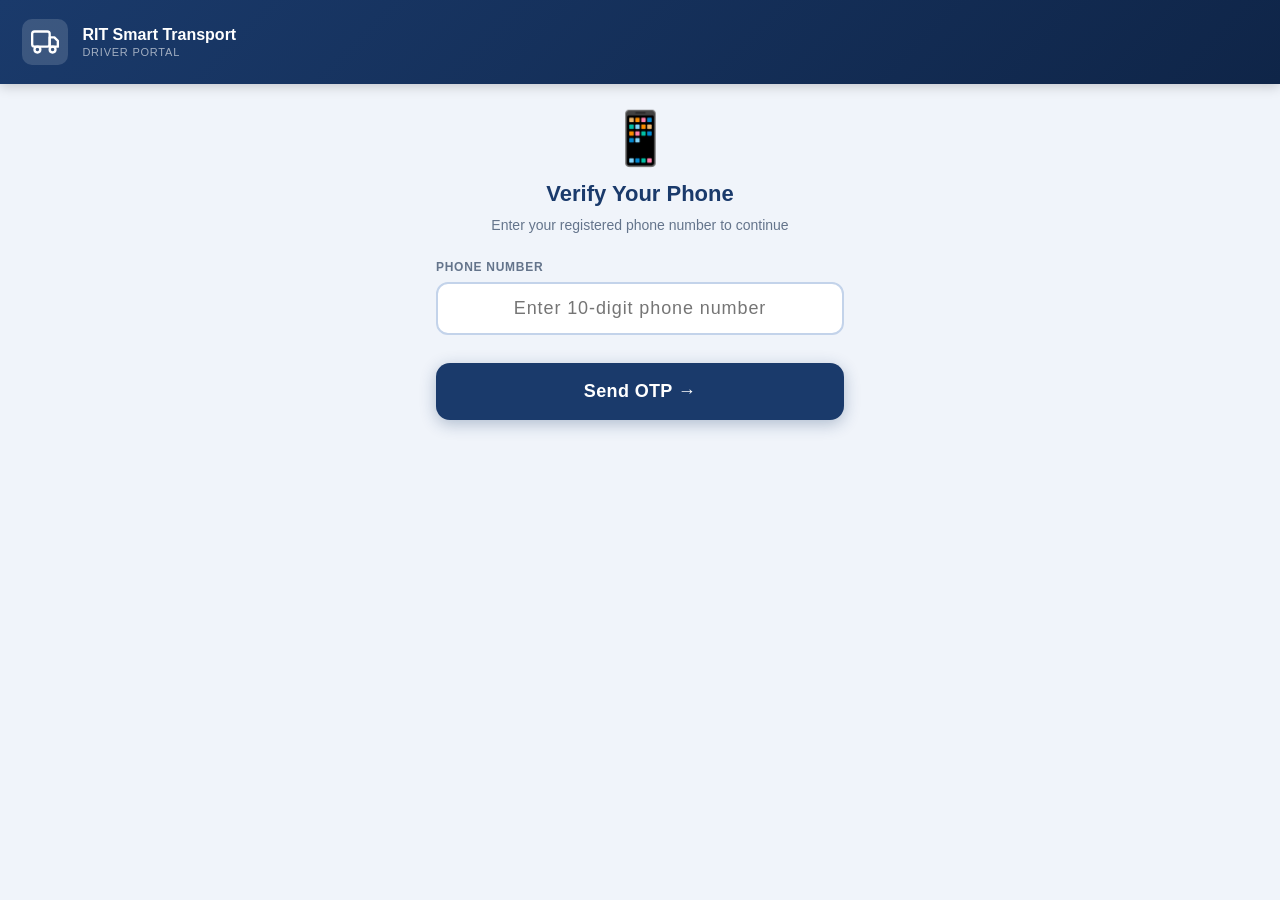
<file: driver.html>
<!DOCTYPE html>
<html lang="en">
<head>
  <meta charset="UTF-8" />
  <meta name="viewport" content="width=device-width, initial-scale=1.0"/>
  <title>RIT Transport — Driver Portal</title>
  <link rel="stylesheet" href="driver.css" />
</head>
<body>

<div class="drv-bg">

  <!-- Header -->
  <div class="drv-header">
    <div class="drv-logo">
      <svg viewBox="0 0 24 24" fill="none" stroke="#fff" stroke-width="2" stroke-linecap="round" stroke-linejoin="round" width="28" height="28">
        <rect x="1" y="3" width="15" height="13" rx="2"/>
        <path d="M16 8h4l3 3v5h-7V8z"/>
        <circle cx="5.5" cy="18.5" r="2.5"/>
        <circle cx="18.5" cy="18.5" r="2.5"/>
      </svg>
    </div>
    <div>
      <div class="drv-header-title">RIT Smart Transport</div>
      <div class="drv-header-sub">Driver Portal</div>
    </div>
  </div>

  <div class="drv-content">

    <!-- SCREEN 1: Phone Verification -->
    <div class="drv-screen" id="screenVerify">
      <div class="drv-screen-icon">📱</div>
      <h2 class="drv-screen-title">Verify Your Phone</h2>
      <p class="drv-screen-desc">Enter your registered phone number to continue</p>

      <div class="drv-form-group">
        <label>Phone Number</label>
        <input type="tel" id="driverPhone" placeholder="Enter 10-digit phone number" maxlength="10" />
      </div>
      <button class="drv-btn drv-btn-primary" onclick="sendOTP()">Send OTP →</button>

      <div id="otpSection" style="display:none">
        <div class="drv-otp-sent" id="otpSentMsg"></div>
        <div class="drv-form-group" style="margin-top:16px">
          <label>Enter OTP</label>
          <input type="text" id="otpInput" placeholder="4-digit OTP" maxlength="4" />
        </div>
        <button class="drv-btn drv-btn-primary" onclick="verifyOTP()">Verify OTP ✓</button>
      </div>

      <div class="drv-error hidden" id="verifyError"></div>
    </div>

    <!-- SCREEN 2: Trip Control -->
    <div class="drv-screen hidden" id="screenTrip">
      <div class="drv-driver-info" id="driverInfoCard"></div>

      <div class="drv-route-card" id="driverRouteCard">
        <div class="drv-route-label">Assigned Route</div>
        <div class="drv-route-no" id="driverRouteNo">—</div>
        <div class="drv-route-name" id="driverRouteName">—</div>
        <div class="drv-route-depart" id="driverRouteDepart">—</div>
      </div>

      <div class="drv-seats-info" id="driverSeatsInfo"></div>

      <div class="drv-gps-status" id="driverGpsStatus">
        <span class="drv-gps-dot" id="gpsDot"></span>
        <span id="gpsStatusText">GPS: Inactive</span>
      </div>

      <div id="tripNotStarted">
        <button class="drv-btn drv-btn-start" onclick="startTrip()">
          🚌 START TRIP
        </button>
      </div>

      <div id="tripInProgress" style="display:none">
        <div class="drv-trip-active">
          <div class="drv-trip-active-dot"></div>
          <span>Trip in Progress — GPS Active</span>
        </div>
        <button class="drv-btn drv-btn-end" onclick="endTrip()">
          🏁 END TRIP
        </button>
      </div>

      <button class="drv-logout-btn" onclick="driverLogout()">Logout</button>
    </div>

  </div>

</div>

<script src="driver.js"></script>
</body>
</html>
</file>
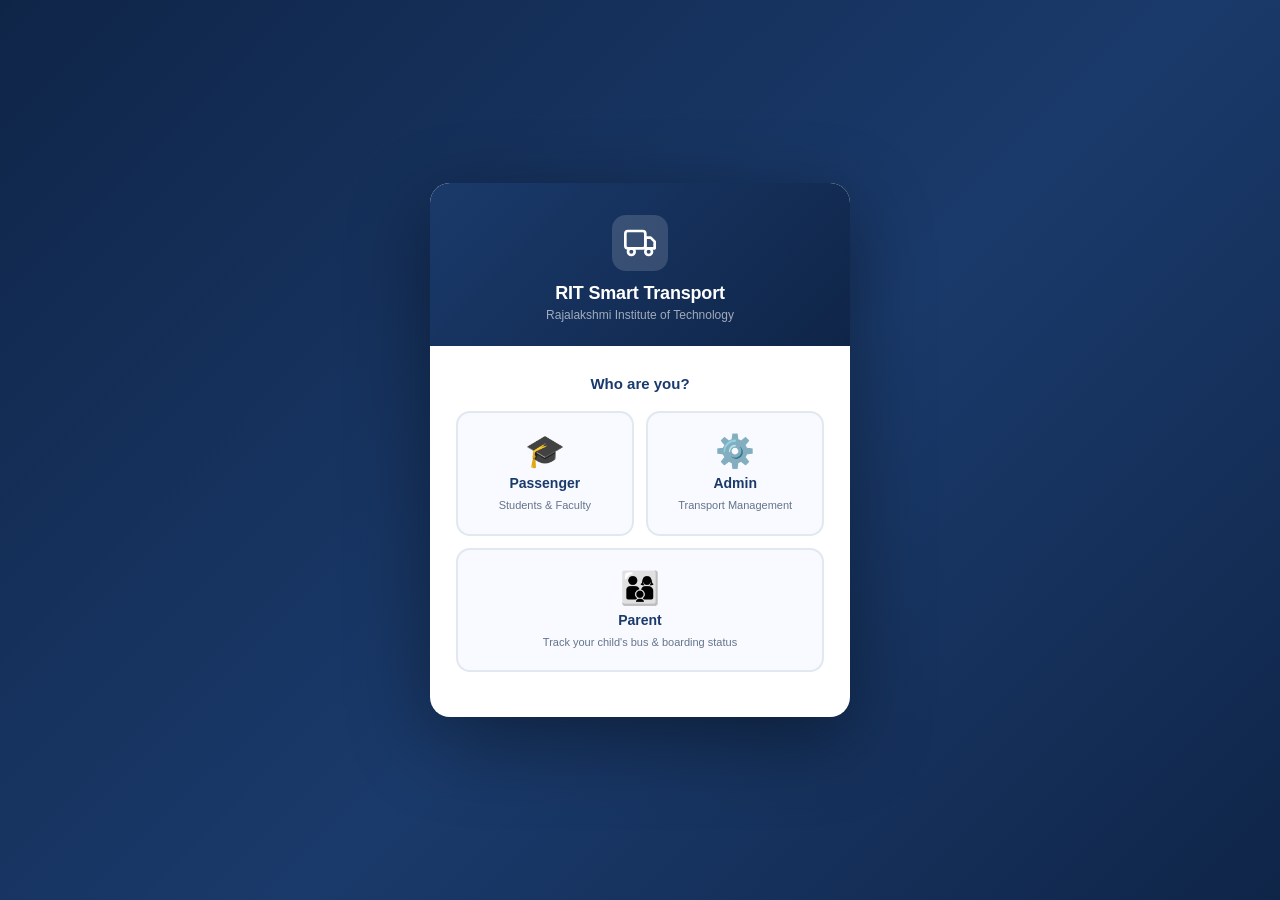
<file: login.html>
<!DOCTYPE html>
<html lang="en">
<head>
  <meta charset="UTF-8" />
  <meta name="viewport" content="width=device-width, initial-scale=1.0"/>
  <title>RIT Smart Transport — Login</title>
  <link rel="stylesheet" href="login.css" />
</head>
<body>
<div class="login-bg">
  <div class="login-card" id="loginCard">

    <!-- Header -->
    <div class="login-header">
      <div class="login-logo">
        <svg viewBox="0 0 24 24" fill="none" stroke="#fff" stroke-width="2" stroke-linecap="round" stroke-linejoin="round" width="32" height="32">
          <rect x="1" y="3" width="15" height="13" rx="2"/>
          <path d="M16 8h4l3 3v5h-7V8z"/>
          <circle cx="5.5" cy="18.5" r="2.5"/>
          <circle cx="18.5" cy="18.5" r="2.5"/>
        </svg>
      </div>
      <h1 class="login-title">RIT Smart Transport</h1>
      <p class="login-sub">Rajalakshmi Institute of Technology</p>
    </div>

    <!-- Step 1: Role Selection -->
    <div class="login-step" id="step1">
      <div class="step-label">Who are you?</div>
      <div class="role-grid">
        <button class="role-card" onclick="selectRole('passenger')">
          <div class="role-icon">🎓</div>
          <div class="role-name">Passenger</div>
          <div class="role-desc">Students &amp; Faculty</div>
        </button>
        <button class="role-card" onclick="selectRole('admin')">
          <div class="role-icon">⚙️</div>
          <div class="role-name">Admin</div>
          <div class="role-desc">Transport Management</div>
        </button>
        <button class="role-card role-card-wide" onclick="selectRole('parent')">
          <div class="role-icon">👨‍👩‍👦</div>
          <div class="role-name">Parent</div>
          <div class="role-desc">Track your child's bus &amp; boarding status</div>
        </button>
      </div>
    </div>

    <!-- Step 2: Passenger Type -->
    <div class="login-step hidden" id="step2">
      <button class="back-btn" onclick="goBack(1)">← Back</button>
      <div class="step-label">Select your category</div>
      <div class="role-grid">
        <button class="role-card" onclick="selectPassengerType('student')">
          <div class="role-icon">📚</div>
          <div class="role-name">Student</div>
          <div class="role-desc">Email + Register No.</div>
        </button>
        <button class="role-card" onclick="selectPassengerType('staff')">
          <div class="role-icon">👨‍🏫</div>
          <div class="role-name">Faculty / Staff</div>
          <div class="role-desc">Staff ID + Phone</div>
        </button>
      </div>
    </div>

    <!-- Step 3: Login Form -->
    <div class="login-step hidden" id="step3">
      <button class="back-btn" id="step3BackBtn" onclick="goBack(2)">← Back</button>
      <div class="step-label" id="formTitle">Sign In</div>

      <form class="login-form" onsubmit="handleLogin(event)">
        <div class="form-group">
          <label id="usernameLabel">Username</label>
          <input type="text" id="usernameInput" autocomplete="off" required />
        </div>
        <div class="form-group">
          <label id="passwordLabel">Password</label>
          <input type="password" id="passwordInput" required />
        </div>
        <div class="login-error hidden" id="loginError">Invalid credentials. Please try again.</div>
        <button type="submit" class="login-submit-btn">Sign In →</button>
      </form>

      <!-- Demo credentials hint -->
      <div class="demo-hint" id="demoHint"></div>
    </div>

  </div>
</div>
<script src="auth.js"></script>
<script src="login.js"></script>
</body>
</html>
</file>
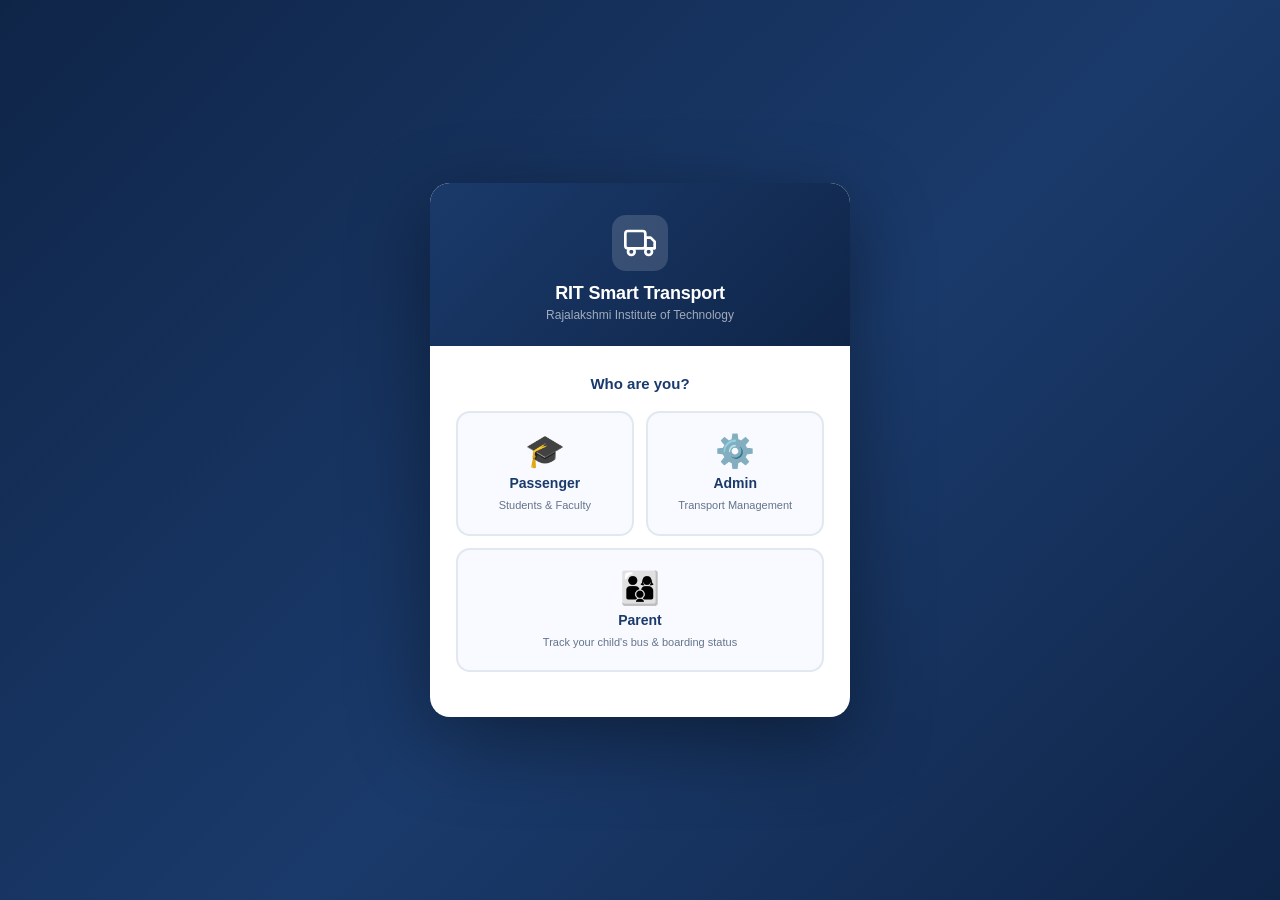
<file: schedule.html>
<!DOCTYPE html>
<html lang="en">
<head>
  <meta charset="UTF-8" />
  <meta name="viewport" content="width=device-width, initial-scale=1.0"/>
  <title>RIT Smart Transport — Bus Schedule</title>
  <link rel="stylesheet" href="style.css" />
  <link rel="stylesheet" href="schedule.css" />
</head>
<body>

  <div class="page-bg">
    <div class="container sch-container">

      <!-- Header -->
      <div class="app-header">
        <div class="logo-wrap">
          <svg class="bus-svg" viewBox="0 0 24 24" fill="none" stroke="#fff" stroke-width="2" stroke-linecap="round" stroke-linejoin="round">
            <rect x="1" y="3" width="15" height="13" rx="2"/>
            <path d="M16 8h4l3 3v5h-7V8z"/>
            <circle cx="5.5" cy="18.5" r="2.5"/>
            <circle cx="18.5" cy="18.5" r="2.5"/>
          </svg>
        </div>
        <div class="header-text">
          <h1>RIT Smart Transport</h1>
          <p>Complete Bus Schedule — 51 Routes</p>
        </div>
        <div class="arrival-badge">
          <span class="arrival-label">Campus Arrival</span>
          <span class="arrival-time">7:40 AM</span>
        </div>
        <a href="index.html" class="admin-link-btn" title="Back to Route Finder">
          <svg viewBox="0 0 24 24" fill="none" stroke="currentColor" stroke-width="2" width="14" height="14">
            <path d="M19 12H5"/><polyline points="12 19 5 12 12 5"/>
          </svg>
          Route Finder
        </a>
        <button class="admin-link-btn" onclick="clearSession()" title="Logout">
          <svg viewBox="0 0 24 24" fill="none" stroke="currentColor" stroke-width="2" width="14" height="14"><path d="M9 21H5a2 2 0 01-2-2V5a2 2 0 012-2h4"/><polyline points="16 17 21 12 16 7"/><line x1="21" y1="12" x2="9" y2="12"/></svg>
          Logout
        </button>
      </div>

      <!-- Controls -->
      <div class="sch-controls">
        <div class="sch-search-wrap">
          <svg viewBox="0 0 24 24" fill="none" stroke="currentColor" stroke-width="2" class="sch-search-icon">
            <circle cx="11" cy="11" r="8"/><line x1="21" y1="21" x2="16.65" y2="16.65"/>
          </svg>
          <input type="text" id="schSearch" placeholder="Search route or area…" oninput="schFilter()" autocomplete="off" />
        </div>

        <div class="sch-sort-group">
          <span class="sch-sort-label">Sort by:</span>
          <button class="sch-sort-btn active" id="sortTime"   onclick="schSort('time')">Departure Time</button>
          <button class="sch-sort-btn"        id="sortRoute"  onclick="schSort('route')">Route No.</button>
          <button class="sch-sort-btn"        id="sortDur"    onclick="schSort('dur')">Duration</button>
        </div>

        <button class="sch-print-btn" onclick="window.print()" title="Print schedule">
          <svg viewBox="0 0 24 24" fill="none" stroke="currentColor" stroke-width="2" width="14" height="14">
            <polyline points="6 9 6 2 18 2 18 9"/>
            <path d="M6 18H4a2 2 0 01-2-2v-5a2 2 0 012-2h16a2 2 0 012 2v5a2 2 0 01-2 2h-2"/>
            <rect x="6" y="14" width="12" height="8"/>
          </svg>
          Print
        </button>
      </div>

      <div class="sch-result-bar">
        <span id="schCount">51 routes</span>
        <span class="sch-campus-note">All routes arrive at RIT Campus by 7:40 AM</span>
      </div>

      <!-- Table -->
      <div class="sch-table-wrap">
        <table class="sch-table" id="schTable">
          <thead>
            <tr>
              <th class="col-no">Route</th>
              <th class="col-area">Starting Area</th>
              <th class="col-depart">Departure</th>
              <th class="col-arrive">Arrives</th>
              <th class="col-dur">Duration</th>
              <th class="col-stops">Stops</th>
              <th class="col-action print-hide">Action</th>
            </tr>
          </thead>
          <tbody id="schBody"></tbody>
        </table>
        <div class="sch-empty" id="schEmpty" style="display:none">No matching routes found.</div>
      </div>

      <!-- Summary cards (early / late / longest) -->
      <div class="sch-cards" id="schCards"></div>

    </div>
  </div>

  <script src="auth.js"></script>
  <script>checkAuth(['student','staff']);</script>
  <script src="routes.js"></script>
  <script src="schedule.js"></script>

</body>
</html>
</file>
<file: driver.css>
/* driver.css — RIT Smart Transport Driver Portal */

* { box-sizing: border-box; margin: 0; padding: 0; }

body {
  font-family: 'Segoe UI', Tahoma, Geneva, Verdana, sans-serif;
  background: #f0f4fa;
  min-height: 100vh;
}

.drv-bg {
  min-height: 100vh;
  display: flex;
  flex-direction: column;
}

/* Header */
.drv-header {
  background: linear-gradient(135deg, #1a3a6b 0%, #0f2548 100%);
  padding: 1.2rem 1.4rem;
  display: flex;
  align-items: center;
  gap: 14px;
  box-shadow: 0 2px 12px rgba(0,0,0,0.2);
}

.drv-logo {
  background: rgba(255,255,255,0.15);
  border-radius: 10px;
  width: 46px; height: 46px;
  display: flex; align-items: center; justify-content: center;
  flex-shrink: 0;
}

.drv-header-title {
  font-size: 16px; font-weight: 800; color: #fff;
}

.drv-header-sub {
  font-size: 11px; color: rgba(255,255,255,0.6);
  text-transform: uppercase; letter-spacing: 0.07em;
  margin-top: 2px;
}

/* Content */
.drv-content {
  flex: 1;
  padding: 1.5rem 1rem;
  max-width: 440px;
  margin: 0 auto;
  width: 100%;
}

/* Screens */
.drv-screen { animation: drvFade 0.25s ease; }
.drv-screen.hidden { display: none; }

@keyframes drvFade {
  from { opacity: 0; transform: translateY(10px); }
  to   { opacity: 1; transform: translateY(0); }
}

.drv-screen-icon {
  font-size: 52px;
  text-align: center;
  margin-bottom: 12px;
}

.drv-screen-title {
  font-size: 22px;
  font-weight: 800;
  color: #1a3a6b;
  text-align: center;
  margin-bottom: 8px;
}

.drv-screen-desc {
  font-size: 14px;
  color: #64748b;
  text-align: center;
  margin-bottom: 24px;
  line-height: 1.5;
}

/* Form */
.drv-form-group { margin-bottom: 16px; }

.drv-form-group label {
  display: block;
  font-size: 12px;
  font-weight: 700;
  text-transform: uppercase;
  letter-spacing: 0.06em;
  color: #64748b;
  margin-bottom: 8px;
}

.drv-form-group input {
  width: 100%;
  padding: 14px 16px;
  font-size: 18px;
  border: 2px solid #c3d3ea;
  border-radius: 12px;
  outline: none;
  color: #1e293b;
  font-family: inherit;
  text-align: center;
  letter-spacing: 0.05em;
  transition: border-color 0.15s;
}

.drv-form-group input:focus {
  border-color: #1a3a6b;
}

/* OTP sent message */
.drv-otp-sent {
  background: #f0fdf4;
  border: 1.5px solid #86efac;
  border-radius: 10px;
  padding: 12px 16px;
  font-size: 13px;
  color: #15803d;
  font-weight: 600;
  text-align: center;
  margin-top: 16px;
}

/* Buttons */
.drv-btn {
  width: 100%;
  padding: 18px;
  font-size: 18px;
  font-weight: 800;
  border: none;
  border-radius: 14px;
  cursor: pointer;
  font-family: inherit;
  margin-top: 12px;
  transition: transform 0.12s, box-shadow 0.12s;
  letter-spacing: 0.02em;
}

.drv-btn:active { transform: scale(0.97); }

.drv-btn-primary {
  background: #1a3a6b;
  color: #fff;
  box-shadow: 0 4px 16px rgba(26,58,107,0.3);
}

.drv-btn-primary:hover { background: #0f2548; }

.drv-btn-start {
  background: linear-gradient(135deg, #16a34a 0%, #15803d 100%);
  color: #fff;
  box-shadow: 0 6px 20px rgba(22,163,74,0.4);
  font-size: 22px;
  padding: 22px;
}

.drv-btn-end {
  background: linear-gradient(135deg, #ef4444 0%, #dc2626 100%);
  color: #fff;
  box-shadow: 0 6px 20px rgba(239,68,68,0.4);
  font-size: 20px;
  padding: 20px;
}

/* Error */
.drv-error {
  background: #fee2e2;
  color: #b91c1c;
  font-size: 13px;
  font-weight: 600;
  padding: 12px 16px;
  border-radius: 10px;
  margin-top: 14px;
  text-align: center;
}

.drv-error.hidden { display: none; }

/* Driver info card */
.drv-driver-info {
  background: #1a3a6b;
  border-radius: 14px;
  padding: 16px 18px;
  color: #fff;
  margin-bottom: 16px;
  display: flex;
  align-items: center;
  gap: 12px;
}

/* Route card */
.drv-route-card {
  background: #fff;
  border: 2px solid #e2e8f0;
  border-radius: 16px;
  padding: 20px;
  text-align: center;
  margin-bottom: 16px;
  box-shadow: 0 2px 12px rgba(0,0,0,0.06);
}

.drv-route-label {
  font-size: 11px;
  font-weight: 700;
  text-transform: uppercase;
  letter-spacing: 0.07em;
  color: #94a3b8;
  margin-bottom: 8px;
}

.drv-route-no {
  font-size: 36px;
  font-weight: 900;
  color: #1a3a6b;
  line-height: 1;
  margin-bottom: 6px;
}

.drv-route-name {
  font-size: 16px;
  font-weight: 700;
  color: #1e293b;
  margin-bottom: 6px;
}

.drv-route-depart {
  font-size: 14px;
  color: #64748b;
}

/* Seats info */
.drv-seats-info {
  background: #f8faff;
  border: 1.5px solid #e2e8f0;
  border-radius: 12px;
  padding: 12px 16px;
  text-align: center;
  font-size: 14px;
  color: #1a3a6b;
  font-weight: 600;
  margin-bottom: 16px;
}

/* GPS Status */
.drv-gps-status {
  display: flex;
  align-items: center;
  justify-content: center;
  gap: 8px;
  font-size: 13px;
  font-weight: 600;
  color: #64748b;
  margin-bottom: 16px;
  padding: 10px;
  background: #f8faff;
  border-radius: 10px;
  border: 1.5px solid #e2e8f0;
}

.drv-gps-dot {
  width: 10px; height: 10px;
  border-radius: 50%;
  background: #94a3b8;
  flex-shrink: 0;
}

.drv-gps-dot.active {
  background: #16a34a;
  box-shadow: 0 0 0 3px rgba(22,163,74,0.25);
  animation: gpsPulse 1.5s infinite;
}

@keyframes gpsPulse {
  0%, 100% { box-shadow: 0 0 0 0 rgba(22,163,74,0.4); }
  50%       { box-shadow: 0 0 0 6px rgba(22,163,74,0); }
}

/* Trip active badge */
.drv-trip-active {
  display: flex;
  align-items: center;
  justify-content: center;
  gap: 10px;
  background: #f0fdf4;
  border: 1.5px solid #86efac;
  border-radius: 12px;
  padding: 14px;
  font-size: 14px;
  font-weight: 700;
  color: #15803d;
  margin-bottom: 12px;
}

.drv-trip-active-dot {
  width: 12px; height: 12px;
  background: #16a34a;
  border-radius: 50%;
  animation: gpsPulse 1.2s infinite;
}

/* Logout */
.drv-logout-btn {
  display: block;
  width: 100%;
  margin-top: 20px;
  padding: 12px;
  background: none;
  border: 1.5px solid #e2e8f0;
  border-radius: 10px;
  color: #94a3b8;
  font-size: 13px;
  font-weight: 600;
  cursor: pointer;
  font-family: inherit;
  transition: all 0.15s;
}

.drv-logout-btn:hover {
  border-color: #ef4444;
  color: #ef4444;
}
</file>
<file: login.css>
/* login.css — RIT Smart Transport Login Page */

* { box-sizing: border-box; margin: 0; padding: 0; }

body {
  font-family: 'Segoe UI', Tahoma, Geneva, Verdana, sans-serif;
}

.login-bg {
  min-height: 100vh;
  background: linear-gradient(135deg, #0f2548 0%, #1a3a6b 55%, #0f2548 100%);
  display: flex;
  align-items: center;
  justify-content: center;
  padding: 1.5rem 1rem;
}

.login-card {
  background: #fff;
  border-radius: 20px;
  width: 100%;
  max-width: 420px;
  box-shadow: 0 24px 80px rgba(0,0,0,0.4);
  overflow: hidden;
  animation: loginSlideUp 0.3s ease;
}

@keyframes loginSlideUp {
  from { opacity: 0; transform: translateY(20px); }
  to   { opacity: 1; transform: translateY(0); }
}

/* Header */
.login-header {
  background: linear-gradient(135deg, #1a3a6b 0%, #0f2548 100%);
  padding: 2rem 1.5rem 1.5rem;
  text-align: center;
}

.login-logo {
  background: rgba(255,255,255,0.15);
  border-radius: 14px;
  width: 56px; height: 56px;
  display: inline-flex;
  align-items: center;
  justify-content: center;
  margin-bottom: 12px;
}

.login-title {
  font-size: 18px;
  font-weight: 800;
  color: #fff;
  letter-spacing: -0.01em;
}

.login-sub {
  font-size: 12px;
  color: rgba(255,255,255,0.6);
  margin-top: 4px;
}

/* Steps */
.login-step {
  padding: 1.8rem 1.6rem;
  animation: stepFade 0.2s ease;
}

@keyframes stepFade {
  from { opacity: 0; transform: translateX(10px); }
  to   { opacity: 1; transform: translateX(0); }
}

.login-step.hidden { display: none !important; }

.step-label {
  font-size: 15px;
  font-weight: 700;
  color: #1a3a6b;
  margin-bottom: 1.2rem;
  text-align: center;
}

/* Role cards */
.role-grid {
  display: grid;
  grid-template-columns: 1fr 1fr;
  gap: 12px;
  margin-bottom: 1rem;
}

.role-card-wide {
  grid-column: span 2;
}

.role-card {
  display: flex;
  flex-direction: column;
  align-items: center;
  gap: 8px;
  padding: 1.4rem 1rem;
  background: #f8faff;
  border: 2px solid #e2e8f0;
  border-radius: 14px;
  cursor: pointer;
  transition: all 0.18s;
  font-family: inherit;
}

.role-card:hover {
  border-color: #1a3a6b;
  background: #e8f0fb;
  transform: translateY(-2px);
  box-shadow: 0 6px 20px rgba(26,58,107,0.14);
}

.role-icon { font-size: 32px; line-height: 1; }
.role-name { font-size: 14px; font-weight: 700; color: #1a3a6b; }
.role-desc { font-size: 11px; color: #64748b; text-align: center; }

/* Driver link */
.driver-link {
  display: block;
  text-align: center;
  font-size: 12px;
  color: #94a3b8;
  text-decoration: none;
  margin-top: 4px;
  padding: 4px;
  transition: color 0.15s;
}

.driver-link:hover { color: #1a3a6b; }

/* Back button */
.back-btn {
  background: none;
  border: none;
  color: #64748b;
  font-size: 13px;
  font-weight: 600;
  cursor: pointer;
  padding: 0 0 12px;
  display: block;
  font-family: inherit;
  transition: color 0.15s;
}

.back-btn:hover { color: #1a3a6b; }

/* Form */
.login-form { margin-top: 4px; }

.form-group {
  margin-bottom: 14px;
}

.form-group label {
  display: block;
  font-size: 11px;
  font-weight: 700;
  text-transform: uppercase;
  letter-spacing: 0.06em;
  color: #64748b;
  margin-bottom: 6px;
}

.form-group input {
  width: 100%;
  padding: 10px 14px;
  font-size: 14px;
  border: 1.5px solid #c3d3ea;
  border-radius: 9px;
  outline: none;
  color: #1e293b;
  font-family: inherit;
  transition: border-color 0.15s, box-shadow 0.15s;
  background: #fff;
}

.form-group input:focus {
  border-color: #1a3a6b;
  box-shadow: 0 0 0 3px rgba(26,58,107,0.1);
}

.login-error {
  background: #fee2e2;
  color: #b91c1c;
  font-size: 13px;
  font-weight: 600;
  padding: 9px 14px;
  border-radius: 8px;
  margin-bottom: 14px;
  text-align: center;
}

.login-error.hidden { display: none; }

.login-submit-btn {
  width: 100%;
  padding: 12px;
  background: #1a3a6b;
  color: #fff;
  font-size: 14px;
  font-weight: 700;
  border: none;
  border-radius: 10px;
  cursor: pointer;
  font-family: inherit;
  transition: background 0.15s, transform 0.12s;
  margin-top: 4px;
}

.login-submit-btn:hover {
  background: #0f2548;
  transform: translateY(-1px);
}

/* Demo hint */
.demo-hint {
  margin-top: 16px;
  background: #f8faff;
  border: 1px solid #e2e8f0;
  border-radius: 10px;
  padding: 12px 14px;
  font-size: 12px;
  color: #64748b;
  line-height: 1.6;
}

.demo-hint strong {
  color: #1a3a6b;
  display: block;
  margin-bottom: 4px;
  font-size: 11px;
  text-transform: uppercase;
  letter-spacing: 0.05em;
}

.demo-hint code {
  background: #e8f0fb;
  color: #1a3a6b;
  padding: 1px 5px;
  border-radius: 4px;
  font-size: 12px;
}

@media (max-width: 480px) {
  .login-card { border-radius: 16px; }
  .login-step { padding: 1.4rem 1.2rem; }
}
</file>
<file: style.css>
/* =========================== 
   RIT Smart Transport — style.css 
   Colors: 
     Primary  : #1a3a6b  (RIT navy blue) 
     Accent   : #f59e0b  (amber) 
     Success  : #16a34a  (campus arrival green) 
     Light bg : #f0f4fa 
=========================== */ 

*, *::before, *::after { box-sizing: border-box; margin: 0; padding: 0; } 

body { 
  font-family: 'Segoe UI', Tahoma, Geneva, Verdana, sans-serif; 
  background-color: #f0f4fa; 
  color: #1e293b; 
  min-height: 100vh; 
} 

/* ---- Page Background ---- */ 
.page-bg { 
  min-height: 100vh; 
  padding: 2rem 1rem; 
  background: linear-gradient(135deg, #e8f0fb 0%, #f0f4fa 60%, #fef3c7 100%); 
} 

/* ---- Container ---- */ 
.container { max-width: 700px; margin: 0 auto; } 

/* ---- App Header ---- */ 
.app-header { 
  display: flex; 
  align-items: center; 
  gap: 14px; 
  background: #1a3a6b; 
  padding: 1.1rem 1.4rem; 
  border-radius: 14px; 
  margin-bottom: 1.5rem; 
  box-shadow: 0 4px 18px rgba(26,58,107,0.18); 
} 

.logo-wrap { 
  background: rgba(255,255,255,0.15); 
  border-radius: 10px; 
  width: 46px; 
  height: 46px; 
  display: flex; 
  align-items: center; 
  justify-content: center; 
  flex-shrink: 0; 
} 

.bus-svg { width: 26px; height: 26px; } 

.header-text { flex: 1; } 

.header-text h1 { 
  font-size: 17px; 
  font-weight: 700; 
  color: #fff; 
} 

.header-text p  { 
  font-size: 12px; 
  color: rgba(255,255,255,0.7); 
  margin-top: 3px; 
} 

/* Campus arrival badge in header */ 
.arrival-badge { 
  background: rgba(255,255,255,0.12); 
  border: 1px solid rgba(255,255,255,0.25); 
  border-radius: 10px; 
  padding: 6px 12px; 
  text-align: center; 
  flex-shrink: 0; 
} 

.arrival-label { 
  display: block; 
  font-size: 10px; 
  color: rgba(255,255,255,0.65); 
  text-transform: uppercase; 
  letter-spacing: 0.06em; 
} 

.arrival-time  { 
  display: block; 
  font-size: 16px; 
  font-weight: 700; 
  color: #fbbf24; 
  margin-top: 2px; 
} 

/* ---- Search Section ---- */ 
.search-section { margin-bottom: 0.75rem; } 

.section-label { 
  display: block; 
  font-size: 12px; 
  font-weight: 600; 
  color: #1a3a6b; 
  text-transform: uppercase; 
  letter-spacing: 0.06em; 
  margin-bottom: 8px; 
} 

.search-wrap { 
  position: relative; 
  display: flex; 
  align-items: center; 
} 

.search-wrap input { 
  width: 100%; 
  padding: 11px 40px 11px 42px; 
  font-size: 14px; 
  border: 1.5px solid #c3d3ea; 
  border-radius: 10px; 
  background: #ffffff; 
  color: #1e293b; 
  outline: none; 
  transition: border-color 0.2s, box-shadow 0.2s; 
} 

.search-wrap input:focus { 
  border-color: #1a3a6b; 
  box-shadow: 0 0 0 3px rgba(26,58,107,0.12); 
} 

.search-wrap input::placeholder { color: #94a3b8; } 

.search-icon { 
  position: absolute; 
  left: 13px; 
  width: 16px; 
  height: 16px; 
  color: #64748b; 
  pointer-events: none; 
} 

.clear-btn { 
  position: absolute; 
  right: 10px; 
  background: none; 
  border: none; 
  font-size: 14px; 
  color: #94a3b8; 
  cursor: pointer; 
  padding: 4px 6px; 
  border-radius: 6px; 
  line-height: 1; 
  display: none; 
} 

.clear-btn:hover { 
  background: #f1f5f9; 
  color: #1a3a6b; 
} 

.clear-btn.visible { display: block; } 

.result-count { 
  font-size: 12px; 
  color: #64748b; 
  margin-top: 6px; 
  padding-left: 2px; 
} 

/* ---- Dropdown Panel ---- */ 
.dropdown-panel { 
  background: #ffffff; 
  border: 1.5px solid #c3d3ea; 
  border-radius: 12px; 
  overflow: hidden; 
  max-height: 320px; 
  overflow-y: auto; 
  box-shadow: 0 4px 20px rgba(26,58,107,0.08); 
  margin-bottom: 1rem; 
  scrollbar-width: thin; 
  scrollbar-color: #c3d3ea transparent; 
} 

.dropdown-panel::-webkit-scrollbar { width: 5px; } 

.dropdown-panel::-webkit-scrollbar-thumb { 
  background: #c3d3ea; 
  border-radius: 10px; 
} 

/* ---- Route Item ---- */ 
.route-item { 
  display: flex; 
  align-items: center; 
  gap: 12px; 
  padding: 10px 16px; 
  cursor: pointer; 
  border-bottom: 1px solid #f1f5f9; 
  transition: background 0.12s; 
} 

.route-item:last-child { border-bottom: none; } 

.route-item:hover  { background: #f0f4fa; } 

.route-item.active { background: #e8f0fb; } 

.badge { 
  background: #1a3a6b; 
  color: #fff; 
  font-size: 11px; 
  font-weight: 700; 
  padding: 4px 9px; 
  border-radius: 6px; 
  min-width: 50px; 
  text-align: center; 
  flex-shrink: 0; 
} 

.route-item.active .badge { 
  background: #f59e0b; 
  color: #1a1a1a; 
} 

.route-name  { 
  font-size: 14px; 
  color: #1e293b; 
  flex: 1; 
} 

.route-time  { 
  font-size: 12px; 
  color: #64748b; 
  flex-shrink: 0; 
} 

.no-results { 
  padding: 2rem; 
  text-align: center; 
  font-size: 14px; 
  color: #94a3b8; 
} 

/* ---- Selected Route Card ---- */ 
.selected-card { 
  background: #fff; 
  border: 1.5px solid #c3d3ea; 
  border-left: 4px solid #1a3a6b; 
  border-radius: 12px; 
  padding: 1.2rem 1.4rem; 
  box-shadow: 0 4px 18px rgba(26,58,107,0.09); 
  animation: slideUp 0.2s ease; 
} 

@keyframes slideUp { 
  from { opacity: 0; transform: translateY(8px); } 
  to   { opacity: 1; transform: translateY(0); } 
} 

.card-top { 
  display: flex; 
  align-items: center; 
  gap: 12px; 
  margin-bottom: 14px; 
} 

.card-badge { 
  background: #1a3a6b; 
  color: #fff; 
  font-size: 15px; 
  font-weight: 700; 
  padding: 6px 14px; 
  border-radius: 8px; 
} 

.card-route-name { 
  font-size: 18px; 
  font-weight: 700; 
  color: #1a3a6b; 
} 

.card-divider { 
  border: none; 
  border-top: 1px solid #e8edf5; 
  margin: 12px 0; 
} 

/* Timing row */ 
.timing-row { 
  display: flex; 
  align-items: center; 
  background: #f8fafd; 
  border: 1px solid #dce8f8; 
  border-radius: 10px; 
  overflow: hidden; 
  margin-bottom: 16px; 
} 

.timing-block { 
  flex: 1; 
  padding: 10px 16px; 
  display: flex; 
  flex-direction: column; 
  gap: 3px; 
} 

.timing-block + .timing-block { border-left: 1px solid #dce8f8; } 

/* Campus Arrival block - horizontal layout */ 
.timing-row .timing-block:last-child { 
  flex-direction: row; 
  gap: 16px; 
} 

.arrival-section, .duration-section { 
  display: flex; 
  flex-direction: column; 
  gap: 3px; 
  flex: 1; 
} 

.timing-arrow { 
  padding: 0 10px; 
  color: #94a3b8; 
  font-size: 18px; 
} 

.t-label { 
  font-size: 10px; 
  font-weight: 600; 
  text-transform: uppercase; 
  letter-spacing: 0.07em; 
  color: #94a3b8; 
} 

.t-value { 
  font-size: 17px; 
  font-weight: 700; 
  color: #1e293b; 
} 

.t-value.depart { color: #b45309; } 
.t-value.arrive { color: #15803d; } 

.t-sub { 
  font-size: 11px; 
  color: #64748b; 
} 

.card-meta { 
  display: flex; 
  gap: 20px; 
  flex-wrap: wrap; 
  margin-bottom: 16px; 
} 

.meta-item { display: flex; flex-direction: column; gap: 3px; } 

.meta-label { 
  font-size: 10px; 
  font-weight: 600; 
  text-transform: uppercase; 
  letter-spacing: 0.07em; 
  color: #94a3b8; 
} 

.meta-value { 
  font-size: 14px; 
  font-weight: 600; 
  color: #1e293b; 
} 

.boarding-btn { 
  display: inline-flex; 
  align-items: center; 
  gap: 7px; 
  background: #1a3a6b; 
  color: #fff; 
  font-size: 13px; 
  font-weight: 600; 
  padding: 9px 18px; 
  border-radius: 8px; 
  text-decoration: none; 
} 

.boarding-btn:hover { 
  background: #14306b; 
  transform: translateY(-1px); 
} 

.boarding-btn svg { width: 14px; height: 14px; } 

@media (max-width: 520px) { 
  .app-header { flex-wrap: wrap; } 
  .arrival-badge { width: 100%; display: flex; gap: 8px; } 
  .timing-row { flex-direction: column; } 
}
/* ===========================================
   ADD THIS TO THE BOTTOM OF YOUR style.css
=========================================== */

/* ---- Map Button ---- */
.map-btn {
  display: inline-flex;
  align-items: center;
  gap: 7px;
  background: #fff;
  color: #1a3a6b;
  font-size: 13px;
  font-weight: 600;
  padding: 9px 18px;
  border-radius: 8px;
  border: 1.5px solid #1a3a6b;
  cursor: pointer;
  text-decoration: none;
  transition: background 0.15s, transform 0.15s;
  margin-left: 10px;
}

.map-btn:hover {
  background: #e8f0fb;
  transform: translateY(-1px);
}

.map-btn svg {
  width: 14px;
  height: 14px;
}

.card-actions {
  display: flex;
  align-items: center;
  flex-wrap: wrap;
  gap: 10px;
  margin-top: 4px;
}

/* ---- Map Modal Overlay ---- */
.map-modal-overlay {
  position: fixed;
  inset: 0;
  background: rgba(15, 25, 50, 0.55);
  backdrop-filter: blur(3px);
  z-index: 1000;
  display: flex;
  align-items: center;
  justify-content: center;
  padding: 1rem;
  animation: fadeIn 0.18s ease;
}

@keyframes fadeIn {
  from { opacity: 0; }
  to   { opacity: 1; }
}

.map-modal {
  background: #fff;
  border-radius: 16px;
  width: 100%;
  max-width: 680px;
  max-height: 90vh;
  display: flex;
  flex-direction: column;
  box-shadow: 0 20px 60px rgba(15, 25, 50, 0.25);
  overflow: hidden;
  animation: slideUp 0.2s ease;
}

.map-modal-header {
  display: flex;
  align-items: center;
  justify-content: space-between;
  padding: 14px 18px;
  background: #1a3a6b;
  flex-shrink: 0;
}

.map-modal-title {
  display: flex;
  align-items: center;
  gap: 10px;
}

.map-modal-title .modal-badge {
  background: #f59e0b;
  color: #1a1a1a;
  font-size: 12px;
  font-weight: 700;
  padding: 3px 10px;
  border-radius: 6px;
}

.map-modal-title span {
  color: #fff;
  font-size: 15px;
  font-weight: 600;
}

.map-close-btn {
  background: rgba(255,255,255,0.15);
  border: none;
  color: #fff;
  font-size: 18px;
  width: 32px;
  height: 32px;
  border-radius: 8px;
  cursor: pointer;
  display: flex;
  align-items: center;
  justify-content: center;
  transition: background 0.15s;
}

.map-close-btn:hover {
  background: rgba(255,255,255,0.25);
}

.map-modal-info {
  display: flex;
  align-items: center;
  gap: 6px;
  padding: 8px 18px;
  background: #f8fafd;
  border-bottom: 1px solid #e8edf5;
  font-size: 12px;
  color: #64748b;
  flex-shrink: 0;
}

.map-modal-info .dot {
  width: 8px;
  height: 8px;
  border-radius: 50%;
  flex-shrink: 0;
}

.dot-start  { background: #f59e0b; }
.dot-end    { background: #16a34a; }
.map-sep    { color: #cbd5e1; margin: 0 4px; }

#mapContainer {
  width: 100%;
  height: 420px;
  flex-shrink: 0;
}

.map-loading {
  display: flex;
  flex-direction: column;
  align-items: center;
  justify-content: center;
  height: 420px;
  gap: 12px;
  color: #64748b;
  font-size: 14px;
}

.map-spinner {
  width: 32px;
  height: 32px;
  border: 3px solid #e2e8f0;
  border-top-color: #1a3a6b;
  border-radius: 50%;
  animation: spin 0.7s linear infinite;
}

@keyframes spin {
  to { transform: rotate(360deg); }
}

.map-error {
  display: flex;
  flex-direction: column;
  align-items: center;
  justify-content: center;
  height: 420px;
  gap: 10px;
  color: #94a3b8;
  font-size: 13px;
  padding: 2rem;
  text-align: center;
}

.map-error-icon {
  font-size: 32px;
}

@media (max-width: 520px) {
  #mapContainer { height: 320px; }
  .map-loading, .map-error { height: 320px; }
}
.leaflet-popup-content-wrapper {
  border-radius: 12px;
  font-family: 'Segoe UI', sans-serif;
  box-shadow: 0 4px 12px rgba(0,0,0,0.15);
}

.leaflet-popup-content {
  margin: 10px 14px;
  line-height: 1.4;
  font-size: 13px;
}
/* ==========================================
   BOARDING POINTS MODAL
========================================== */
.boarding-modal-overlay {
  position: fixed; inset: 0;
  background: rgba(15, 25, 50, 0.55);
  backdrop-filter: blur(3px);
  z-index: 1000;
  display: flex; align-items: center; justify-content: center;
  padding: 1rem;
  animation: fadeIn 0.18s ease;
}

.boarding-modal {
  background: #fff;
  border-radius: 16px;
  width: 100%;
  max-width: 480px;
  max-height: 88vh;
  display: flex; flex-direction: column;
  box-shadow: 0 20px 60px rgba(15, 25, 50, 0.25);
  overflow: hidden;
  animation: slideUp 0.2s ease;
}

.boarding-modal-header {
  display: flex; align-items: center; justify-content: space-between;
  padding: 14px 18px;
  background: #1a3a6b;
  flex-shrink: 0;
}

.boarding-modal-title {
  display: flex; align-items: center; gap: 10px;
}

.boarding-modal-badge {
  background: #f59e0b; color: #1a1a1a;
  font-size: 12px; font-weight: 700;
  padding: 3px 10px; border-radius: 6px;
}

.boarding-modal-title span {
  color: #fff; font-size: 15px; font-weight: 600;
}

.boarding-close-btn {
  background: rgba(255,255,255,0.15);
  border: none; color: #fff;
  font-size: 18px; width: 32px; height: 32px;
  border-radius: 8px; cursor: pointer;
  display: flex; align-items: center; justify-content: center;
  transition: background 0.15s;
}

.boarding-close-btn:hover { background: rgba(255,255,255,0.25); }

.boarding-modal-subheader {
  display: flex;
  background: #f8fafd;
  border-bottom: 1px solid #e8edf5;
  flex-shrink: 0;
}

.boarding-subheader-item {
  flex: 1; padding: 10px 16px;
  display: flex; flex-direction: column; gap: 3px;
  text-align: center;
}

.boarding-subheader-item + .boarding-subheader-item {
  border-left: 1px solid #e8edf5;
}

.boarding-subheader-label {
  font-size: 10px; font-weight: 600;
  text-transform: uppercase; letter-spacing: 0.07em; color: #94a3b8;
}

.boarding-subheader-value {
  font-size: 16px; font-weight: 700; color: #1e293b;
}

.boarding-stops-list {
  overflow-y: auto; flex: 1;
  scrollbar-width: thin;
  scrollbar-color: #c3d3ea transparent;
}

.boarding-stops-list::-webkit-scrollbar { width: 5px; }
.boarding-stops-list::-webkit-scrollbar-thumb { background: #c3d3ea; border-radius: 10px; }

.boarding-stop-row {
  display: flex; align-items: center;
  justify-content: space-between;
  padding: 12px 18px;
  border-bottom: 1px solid #f1f5f9;
  transition: background 0.12s;
}

.boarding-stop-row:last-child { border-bottom: none; }

.boarding-stop-left {
  display: flex; align-items: center; gap: 12px;
}

.boarding-stop-number {
  width: 26px; height: 26px;
  border-radius: 50%;
  font-size: 11px; font-weight: 700;
  display: flex; align-items: center; justify-content: center;
  flex-shrink: 0;
}

.boarding-stop-info {
  display: flex; flex-direction: column; gap: 2px;
}

.boarding-stop-name {
  font-size: 14px; font-weight: 600; color: #1e293b;
}

.boarding-stop-tag {
  font-size: 10px; font-weight: 600;
  text-transform: uppercase; letter-spacing: 0.05em;
  color: #b45309; background: #fef3c7;
  padding: 1px 6px; border-radius: 4px;
  display: inline-block; width: fit-content;
}

.boarding-stop-tag.rit-tag {
  color: #15803d; background: #dcfce7;
}

.boarding-stop-time {
  font-size: 15px; font-weight: 700; flex-shrink: 0;
}

.boarding-no-data {
  padding: 2rem; text-align: center;
  font-size: 13px; color: #94a3b8;
}

.boarding-modal-footer {
  padding: 10px 18px;
  background: #f8fafd;
  border-top: 1px solid #e8edf5;
  font-size: 11px; color: #64748b;
  text-align: center;
  flex-shrink: 0;
}

/* ---- Admin Link Button ---- */
.admin-link-btn {
  display: inline-flex;
  align-items: center;
  gap: 5px;
  background: rgba(255,255,255,0.12);
  border: 1px solid rgba(255,255,255,0.25);
  color: rgba(255,255,255,0.85);
  font-size: 12px;
  font-weight: 600;
  padding: 6px 12px;
  border-radius: 8px;
  text-decoration: none;
  flex-shrink: 0;
  transition: background 0.15s;
}

.admin-link-btn:hover {
  background: rgba(255,255,255,0.22);
  color: #fff;
}

/* ==========================================
   LIVE BUS TRACKER
========================================== */
.trk-btn {
  display: inline-flex;
  align-items: center;
  gap: 7px;
  background: #ef4444;
  color: #fff;
  font-size: 13px;
  font-weight: 600;
  padding: 9px 18px;
  border-radius: 8px;
  border: none;
  cursor: pointer;
  text-decoration: none;
  transition: background 0.15s, transform 0.15s;
}

.trk-btn:hover { background: #dc2626; transform: translateY(-1px); }
.trk-btn svg   { width: 14px; height: 14px; }

/* Overlay */
.trk-overlay {
  position: fixed; inset: 0;
  background: rgba(10, 20, 40, 0.6);
  backdrop-filter: blur(4px);
  z-index: 1100;
  display: flex; align-items: center; justify-content: center;
  padding: 1rem;
  animation: fadeIn 0.18s ease;
}

.trk-modal {
  background: #fff;
  border-radius: 16px;
  width: 100%;
  max-width: 860px;
  max-height: 92vh;
  display: flex; flex-direction: column;
  box-shadow: 0 24px 64px rgba(0,0,0,0.3);
  overflow: hidden;
  animation: slideUp 0.22s ease;
}

/* Header */
.trk-header {
  display: flex; align-items: center; justify-content: space-between;
  padding: 14px 20px;
  background: linear-gradient(135deg, #1a3a6b 0%, #0f2347 100%);
  flex-shrink: 0;
}

.trk-header-left {
  display: flex; align-items: center; gap: 12px;
}

.trk-pulse-wrap {
  position: relative; width: 14px; height: 14px; flex-shrink: 0;
}

.trk-pulse {
  width: 10px; height: 10px;
  background: #ef4444;
  border-radius: 50%;
  position: absolute; top: 2px; left: 2px;
}

.trk-pulse::before {
  content: '';
  position: absolute; inset: -4px;
  border-radius: 50%;
  background: rgba(239,68,68,0.3);
  animation: trkPulse 1.4s ease-out infinite;
}

@keyframes trkPulse {
  0%   { transform: scale(1); opacity: 1; }
  100% { transform: scale(2.5); opacity: 0; }
}

.trk-title {
  font-size: 15px; font-weight: 700; color: #fff;
}

.trk-subtitle {
  font-size: 11px; color: rgba(255,255,255,0.6); margin-top: 2px;
}

.trk-close-btn {
  background: rgba(255,255,255,0.15);
  border: none; color: #fff; font-size: 20px;
  width: 34px; height: 34px;
  border-radius: 8px; cursor: pointer;
  display: flex; align-items: center; justify-content: center;
  transition: background 0.15s;
}

.trk-close-btn:hover { background: rgba(255,255,255,0.25); }

/* Body */
.trk-body {
  display: flex; flex: 1; overflow: hidden;
}

.trk-map-wrap {
  flex: 1.5; position: relative; min-height: 0;
}

#trkMap {
  width: 100%; height: 100%; min-height: 380px;
}

.trk-map-legend {
  position: absolute; bottom: 10px; left: 10px;
  background: rgba(255,255,255,0.92);
  backdrop-filter: blur(4px);
  border-radius: 8px; padding: 6px 10px;
  font-size: 11px; color: #1e293b;
  display: flex; align-items: center; gap: 10px;
  box-shadow: 0 2px 8px rgba(0,0,0,0.12);
}

.trk-leg-dot {
  width: 10px; height: 10px; border-radius: 50%; display: inline-block;
}

.trk-leg-start { background: #f59e0b; }
.trk-leg-bus   { background: #ef4444; }
.trk-leg-end   { background: #16a34a; }

/* Side panel */
.trk-panel {
  width: 280px; flex-shrink: 0;
  display: flex; flex-direction: column;
  border-left: 1px solid #e8edf5;
  background: #f8fafd;
  overflow: hidden;
}

/* ETA Card */
.trk-eta-card {
  display: flex; align-items: center; gap: 12px;
  padding: 16px;
  background: #fff;
  border-bottom: 1px solid #e8edf5;
}

.trk-eta-icon { font-size: 28px; line-height: 1; }

.trk-eta-info {
  flex: 1;
  display: flex; flex-direction: column; gap: 2px;
}

.trk-eta-label {
  font-size: 10px; font-weight: 700;
  text-transform: uppercase; letter-spacing: 0.06em; color: #94a3b8;
}

.trk-eta-time {
  font-size: 22px; font-weight: 800; color: #1a3a6b;
  font-variant-numeric: tabular-nums;
}

.trk-status-badge {
  background: #fef3c7; color: #b45309;
  font-size: 10px; font-weight: 700;
  padding: 3px 8px; border-radius: 10px;
  flex-shrink: 0;
}

.trk-badge-arrived {
  background: #dcfce7; color: #15803d;
}

/* Next stop */
.trk-next-stop {
  padding: 12px 16px;
  background: #fff;
  border-bottom: 1px solid #e8edf5;
}

.trk-ns-label {
  font-size: 10px; font-weight: 700;
  text-transform: uppercase; letter-spacing: 0.06em; color: #94a3b8;
  margin-bottom: 4px;
}

.trk-ns-name {
  font-size: 15px; font-weight: 700; color: #1e293b;
}

.trk-ns-dist {
  font-size: 11px; color: #64748b; margin-top: 2px;
}

/* Progress bar */
.trk-progress-wrap {
  padding: 12px 16px;
  background: #fff;
  border-bottom: 1px solid #e8edf5;
}

.trk-prog-bar {
  height: 6px; background: #e2e8f0; border-radius: 3px; overflow: hidden;
  margin-bottom: 6px;
}

.trk-prog-fill {
  height: 100%; background: linear-gradient(90deg, #1a3a6b, #ef4444);
  border-radius: 3px;
  transition: width 0.3s ease;
}

.trk-prog-labels {
  display: flex; justify-content: space-between;
  font-size: 10px; color: #94a3b8;
}

/* Stop list */
.trk-stops-list {
  flex: 1; overflow-y: auto; padding: 8px 0;
  scrollbar-width: thin; scrollbar-color: #c3d3ea transparent;
}

.trk-stops-list::-webkit-scrollbar { width: 4px; }
.trk-stops-list::-webkit-scrollbar-thumb { background: #c3d3ea; border-radius: 4px; }

.trk-stop-row {
  display: flex; align-items: center; gap: 10px;
  padding: 8px 16px;
  opacity: 0.4;
  transition: opacity 0.3s;
}

.trk-stop-row.trk-stop-passed { opacity: 1; }

.trk-stop-dot {
  width: 10px; height: 10px;
  border-radius: 50%;
  border: 2px solid #c3d3ea;
  background: #fff;
  flex-shrink: 0;
  transition: background 0.3s, border-color 0.3s;
}

.trk-dot-passed  { background: #1a3a6b; border-color: #1a3a6b; }
.trk-dot-campus  { background: #16a34a; border-color: #16a34a; }

.trk-stop-info {
  flex: 1; display: flex; flex-direction: column; gap: 1px;
}

.trk-stop-name { font-size: 12px; font-weight: 600; color: #1e293b; }
.trk-stop-time { font-size: 10px; color: #94a3b8; }

.trk-stop-tag {
  font-size: 9px; font-weight: 700;
  text-transform: uppercase; letter-spacing: 0.05em;
  background: #fef3c7; color: #b45309;
  padding: 2px 6px; border-radius: 4px; flex-shrink: 0;
}

.trk-tag-campus { background: #dcfce7; color: #15803d; }

/* Responsive */
@media (max-width: 640px) {
  .trk-body { flex-direction: column; }
  .trk-panel { width: 100%; border-left: none; border-top: 1px solid #e8edf5; max-height: 260px; }
  #trkMap { min-height: 240px; }
}
</file>
<file: schedule.css>
/* ============================================================
   schedule.css — RIT Smart Transport Bus Schedule Page
   ============================================================ */

/* Layout */
.sch-container {
  max-width: 1100px;
}

/* Controls bar */
.sch-controls {
  display: flex;
  align-items: center;
  gap: 12px;
  flex-wrap: wrap;
  margin-bottom: 12px;
}

.sch-search-wrap {
  position: relative;
  flex: 1;
  min-width: 200px;
}

.sch-search-icon {
  position: absolute;
  left: 11px;
  top: 50%;
  transform: translateY(-50%);
  width: 16px;
  height: 16px;
  color: #94a3b8;
  pointer-events: none;
}

.sch-search-wrap input {
  width: 100%;
  padding: 9px 14px 9px 36px;
  border: 1.5px solid #e2e8f0;
  border-radius: 10px;
  font-size: 14px;
  background: #fff;
  color: #1e293b;
  outline: none;
  transition: border-color 0.15s;
  box-sizing: border-box;
}

.sch-search-wrap input:focus {
  border-color: #1a3a6b;
}

/* Sort group */
.sch-sort-group {
  display: flex;
  align-items: center;
  gap: 6px;
  flex-wrap: wrap;
}

.sch-sort-label {
  font-size: 12px;
  color: #64748b;
  font-weight: 600;
  white-space: nowrap;
}

.sch-sort-btn {
  padding: 7px 13px;
  border: 1.5px solid #e2e8f0;
  border-radius: 8px;
  background: #fff;
  color: #475569;
  font-size: 12px;
  font-weight: 600;
  cursor: pointer;
  transition: all 0.15s;
  white-space: nowrap;
}

.sch-sort-btn:hover {
  border-color: #1a3a6b;
  color: #1a3a6b;
}

.sch-sort-btn.active {
  background: #1a3a6b;
  border-color: #1a3a6b;
  color: #fff;
}

/* Print button */
.sch-print-btn {
  display: inline-flex;
  align-items: center;
  gap: 6px;
  padding: 8px 14px;
  background: #f0f4fa;
  border: 1.5px solid #e2e8f0;
  border-radius: 9px;
  color: #475569;
  font-size: 12px;
  font-weight: 600;
  cursor: pointer;
  transition: all 0.15s;
  white-space: nowrap;
}

.sch-print-btn:hover {
  background: #e2e8f0;
  color: #1a3a6b;
}

/* Result bar */
.sch-result-bar {
  display: flex;
  justify-content: space-between;
  align-items: center;
  font-size: 13px;
  color: #64748b;
  margin-bottom: 10px;
  padding: 0 2px;
  flex-wrap: wrap;
  gap: 6px;
}

#schCount {
  font-weight: 700;
  color: #1a3a6b;
}

.sch-campus-note {
  font-size: 12px;
  background: #fef3c7;
  border: 1px solid #fcd34d;
  color: #92400e;
  padding: 3px 10px;
  border-radius: 20px;
  font-weight: 600;
}

/* Table wrapper */
.sch-table-wrap {
  background: #fff;
  border-radius: 14px;
  border: 1.5px solid #e2e8f0;
  overflow: hidden;
  box-shadow: 0 2px 12px rgba(0,0,0,0.05);
  overflow-x: auto;
}

/* Table */
.sch-table {
  width: 100%;
  border-collapse: collapse;
  min-width: 620px;
}

.sch-table thead th {
  background: #1a3a6b;
  color: rgba(255,255,255,0.85);
  font-size: 11px;
  font-weight: 700;
  text-transform: uppercase;
  letter-spacing: 0.06em;
  padding: 12px 14px;
  text-align: left;
  white-space: nowrap;
}

.sch-table thead th.col-no,
.sch-table thead th.col-dur,
.sch-table thead th.col-stops,
.sch-table thead th.col-action {
  text-align: center;
}

.sch-table tbody tr {
  border-bottom: 1px solid #f1f5f9;
  transition: background 0.12s;
}

.sch-table tbody tr:last-child {
  border-bottom: none;
}

.sch-table tbody tr:hover {
  background: #f8faff;
}

.sch-table tbody td {
  padding: 11px 14px;
  font-size: 13.5px;
  color: #334155;
  vertical-align: middle;
}

.sch-table tbody td.col-no,
.sch-table tbody td.col-dur,
.sch-table tbody td.col-stops,
.sch-table tbody td.col-action {
  text-align: center;
}

/* Route badge */
.sch-badge {
  display: inline-block;
  background: #1a3a6b;
  color: #fff;
  font-size: 11px;
  font-weight: 700;
  padding: 3px 9px;
  border-radius: 6px;
  letter-spacing: 0.04em;
}

.sch-badge-pending {
  background: #94a3b8;
}

.sch-row-pending td {
  color: #94a3b8;
}

.sch-pending-tag {
  font-size: 10px;
  color: #94a3b8;
  font-style: italic;
  margin-left: 4px;
}

/* Time values */
.sch-time {
  font-weight: 700;
  font-size: 13px;
}

.sch-depart {
  color: #1a3a6b;
}

.sch-arrive {
  color: #16a34a;
}

.sch-dur {
  color: #7c3aed;
  font-weight: 700;
  font-size: 13px;
}

/* Action button */
.sch-action-btn {
  display: inline-block;
  padding: 5px 14px;
  background: #f0f4fa;
  border: 1.5px solid #e2e8f0;
  border-radius: 7px;
  color: #1a3a6b;
  font-size: 12px;
  font-weight: 700;
  text-decoration: none;
  transition: all 0.15s;
}

.sch-action-btn:hover {
  background: #1a3a6b;
  border-color: #1a3a6b;
  color: #fff;
}

/* Empty state */
.sch-empty {
  text-align: center;
  padding: 48px 24px;
  color: #94a3b8;
  font-size: 15px;
  background: #fff;
  border-radius: 14px;
  border: 1.5px solid #e2e8f0;
}

/* Summary cards */
.sch-cards {
  display: grid;
  grid-template-columns: repeat(auto-fit, minmax(210px, 1fr));
  gap: 14px;
  margin-top: 20px;
}

.sch-card {
  background: #fff;
  border: 1.5px solid #e2e8f0;
  border-radius: 14px;
  padding: 16px 18px;
  display: flex;
  align-items: flex-start;
  gap: 14px;
  box-shadow: 0 2px 8px rgba(0,0,0,0.04);
  transition: box-shadow 0.15s;
}

.sch-card:hover {
  box-shadow: 0 4px 16px rgba(26,58,107,0.1);
}

.sch-card-icon {
  font-size: 28px;
  flex-shrink: 0;
  line-height: 1;
}

.sch-card-body {
  min-width: 0;
}

.sch-card-label {
  font-size: 11px;
  font-weight: 700;
  text-transform: uppercase;
  letter-spacing: 0.06em;
  color: #94a3b8;
  margin-bottom: 3px;
}

.sch-card-val {
  font-size: 20px;
  font-weight: 800;
  color: #1a3a6b;
  line-height: 1.1;
  margin-bottom: 3px;
}

.sch-card-sub {
  font-size: 12px;
  color: #64748b;
  white-space: nowrap;
  overflow: hidden;
  text-overflow: ellipsis;
}

/* Responsive */
@media (max-width: 640px) {
  .sch-controls {
    flex-direction: column;
    align-items: stretch;
  }

  .sch-sort-group {
    justify-content: flex-start;
  }

  .sch-result-bar {
    flex-direction: column;
    align-items: flex-start;
  }
}

/* Print */
@media print {
  .print-hide  { display: none !important; }
  .sch-controls { display: none !important; }
  .app-header   { background: #1a3a6b !important; -webkit-print-color-adjust: exact; print-color-adjust: exact; }
  .sch-table-wrap { box-shadow: none; border: 1px solid #ccc; }
  .sch-table thead th { background: #1a3a6b !important; -webkit-print-color-adjust: exact; print-color-adjust: exact; }
  .sch-cards    { display: none; }
  .page-bg      { background: #fff !important; }
  body          { font-size: 12px; }
}
</file>
